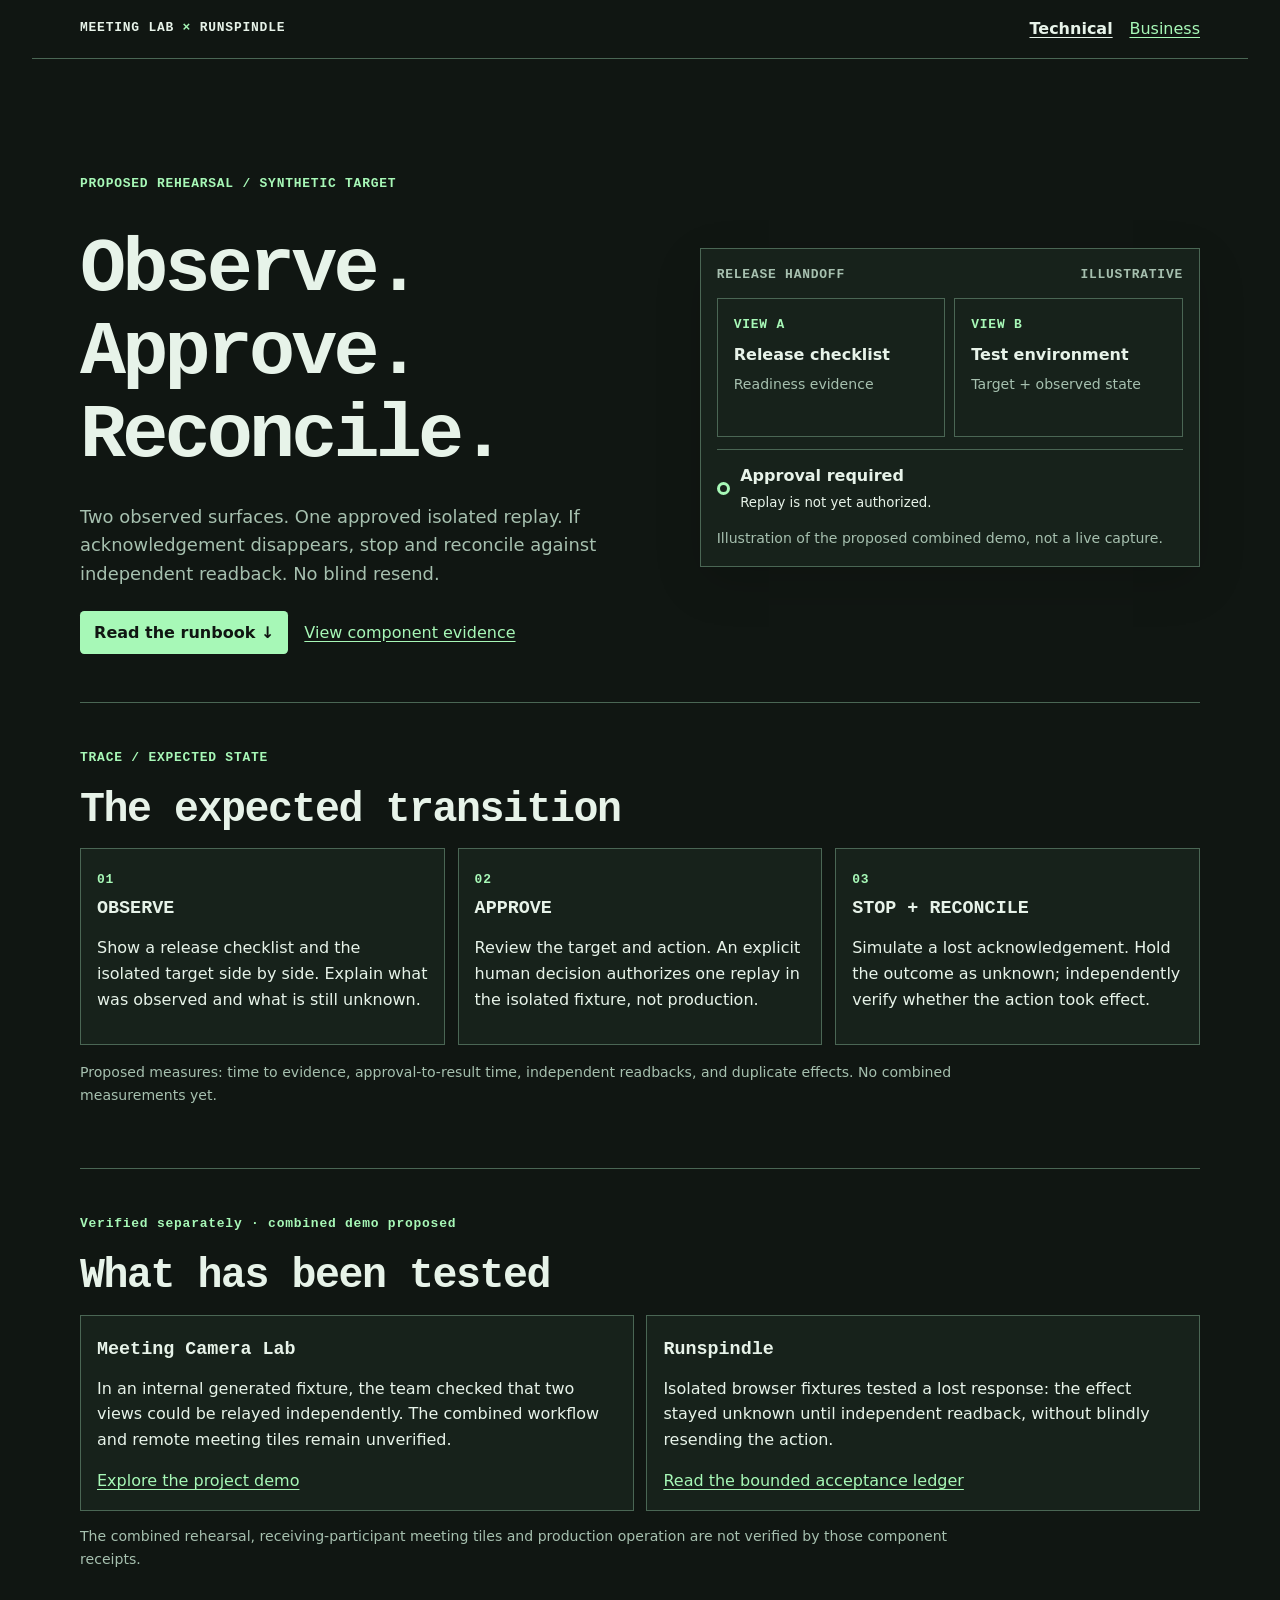
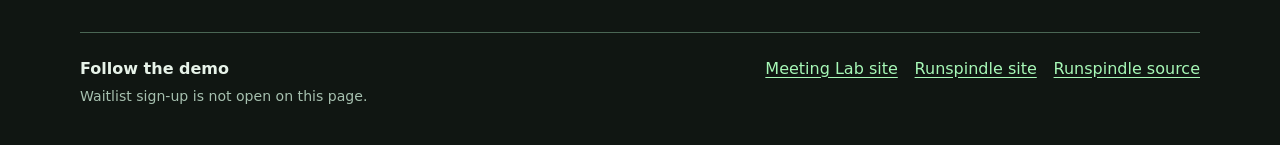
<file: index.html>
<!doctype html>
<html lang="en"><head><meta charset="utf-8"><meta name="viewport" content="width=device-width,initial-scale=1">
<title>Release Handoff / Technical · Meeting Lab × Runspindle</title>
<meta name="description" content="A proposed release-readiness rehearsal: explain the evidence, approve one isolated replay and reconcile an uncertain result.">
<script src="split.js"></script><link rel="stylesheet" href="style.css"></head>
<body class="terminal"><a class="skip" href="#content">Skip to content</a>
<header class="bar"><span class="brand">MEETING LAB <span class="cross">×</span> RUNSPINDLE</span>
<nav aria-label="Presentation style"><a href="index.html" aria-current="page">Technical</a><a href="business.html" >Business</a></nav></header>
<main id="content">
<section class="hero" aria-labelledby="title"><div class="hero-copy"><p class="kicker">PROPOSED REHEARSAL   /   SYNTHETIC TARGET</p>
<h1 id="title">Observe.<br>Approve.<br>Reconcile.</h1>
<p class="lede">Two observed surfaces. One approved isolated replay. If acknowledgement disappears, stop and reconcile against independent readback. No blind resend.</p>
<div class="actions"><a class="cta" href="#sequence">Read the runbook <span aria-hidden="true">↓</span></a><a href="#evidence">View component evidence</a></div></div>
<figure class="scene"><div class="scene-top"><span>RELEASE HANDOFF</span><span>ILLUSTRATIVE</span></div>
<div class="panes"><div><span class="tag">VIEW A</span><strong>Release checklist</strong><span class="scene-note">Readiness evidence</span></div><div><span class="tag">VIEW B</span><strong>Test environment</strong><span class="scene-note">Target + observed state</span></div></div>
<div class="scene-status"><span class="dot" aria-hidden="true"></span><span><b>Approval required</b><br><small>Replay is not yet authorized.</small></span></div>
<figcaption>Illustration of the proposed combined demo, not a live capture.</figcaption></figure></section>
<section id="sequence"><p class="kicker">TRACE / EXPECTED STATE</p><h2>The expected transition</h2>
<ol class="steps"><li><span>01</span><h3>OBSERVE</h3><p>Show a release checklist and the isolated target side by side. Explain what was observed and what is still unknown.</p></li>
<li><span>02</span><h3>APPROVE</h3><p>Review the target and action. An explicit human decision authorizes one replay in the isolated fixture, not production.</p></li>
<li><span>03</span><h3>STOP + RECONCILE</h3><p>Simulate a lost acknowledgement. Hold the outcome as unknown; independently verify whether the action took effect.</p></li></ol>
<p class="small">Proposed measures: time to evidence, approval-to-result time, independent readbacks, and duplicate effects. No combined measurements yet.</p></section>
<section id="evidence"><p class="kicker">Verified separately · combined demo proposed</p><h2>What has been tested</h2>
<div class="evidence"><article><h3>Meeting Camera Lab</h3><p>In an internal generated fixture, the team checked that two views could be relayed independently. The combined workflow and remote meeting tiles remain unverified.</p>
<a href="https://newdarwindev.github.io/meeting-lab-demo/">Explore the project demo</a></article>
<article><h3>Runspindle</h3><p>Isolated browser fixtures tested a lost response: the effect stayed unknown until independent readback, without blindly resending the action.</p>
<a href="https://github.com/newdarwindev/runspindle-browser/blob/03e4cbd2135e0cd6736446b0de3f07eab5f788e8/docs/F07_ACCEPTANCE.md">Read the bounded acceptance ledger</a></article></div>
<p class="small">The combined rehearsal, receiving-participant meeting tiles and production operation are not verified by those component receipts.</p></section>
</main><footer><div><strong>Follow the demo</strong><p>Waitlist sign-up is not open on this page.</p></div><nav aria-label="Project links"><a href="https://newdarwindev.github.io/meeting-lab-demo/">Meeting Lab site</a><a href="https://newdarwindev.github.io/runspindle/">Runspindle site</a><a href="https://github.com/newdarwindev/runspindle">Runspindle source</a></nav></footer></body></html>
</file>
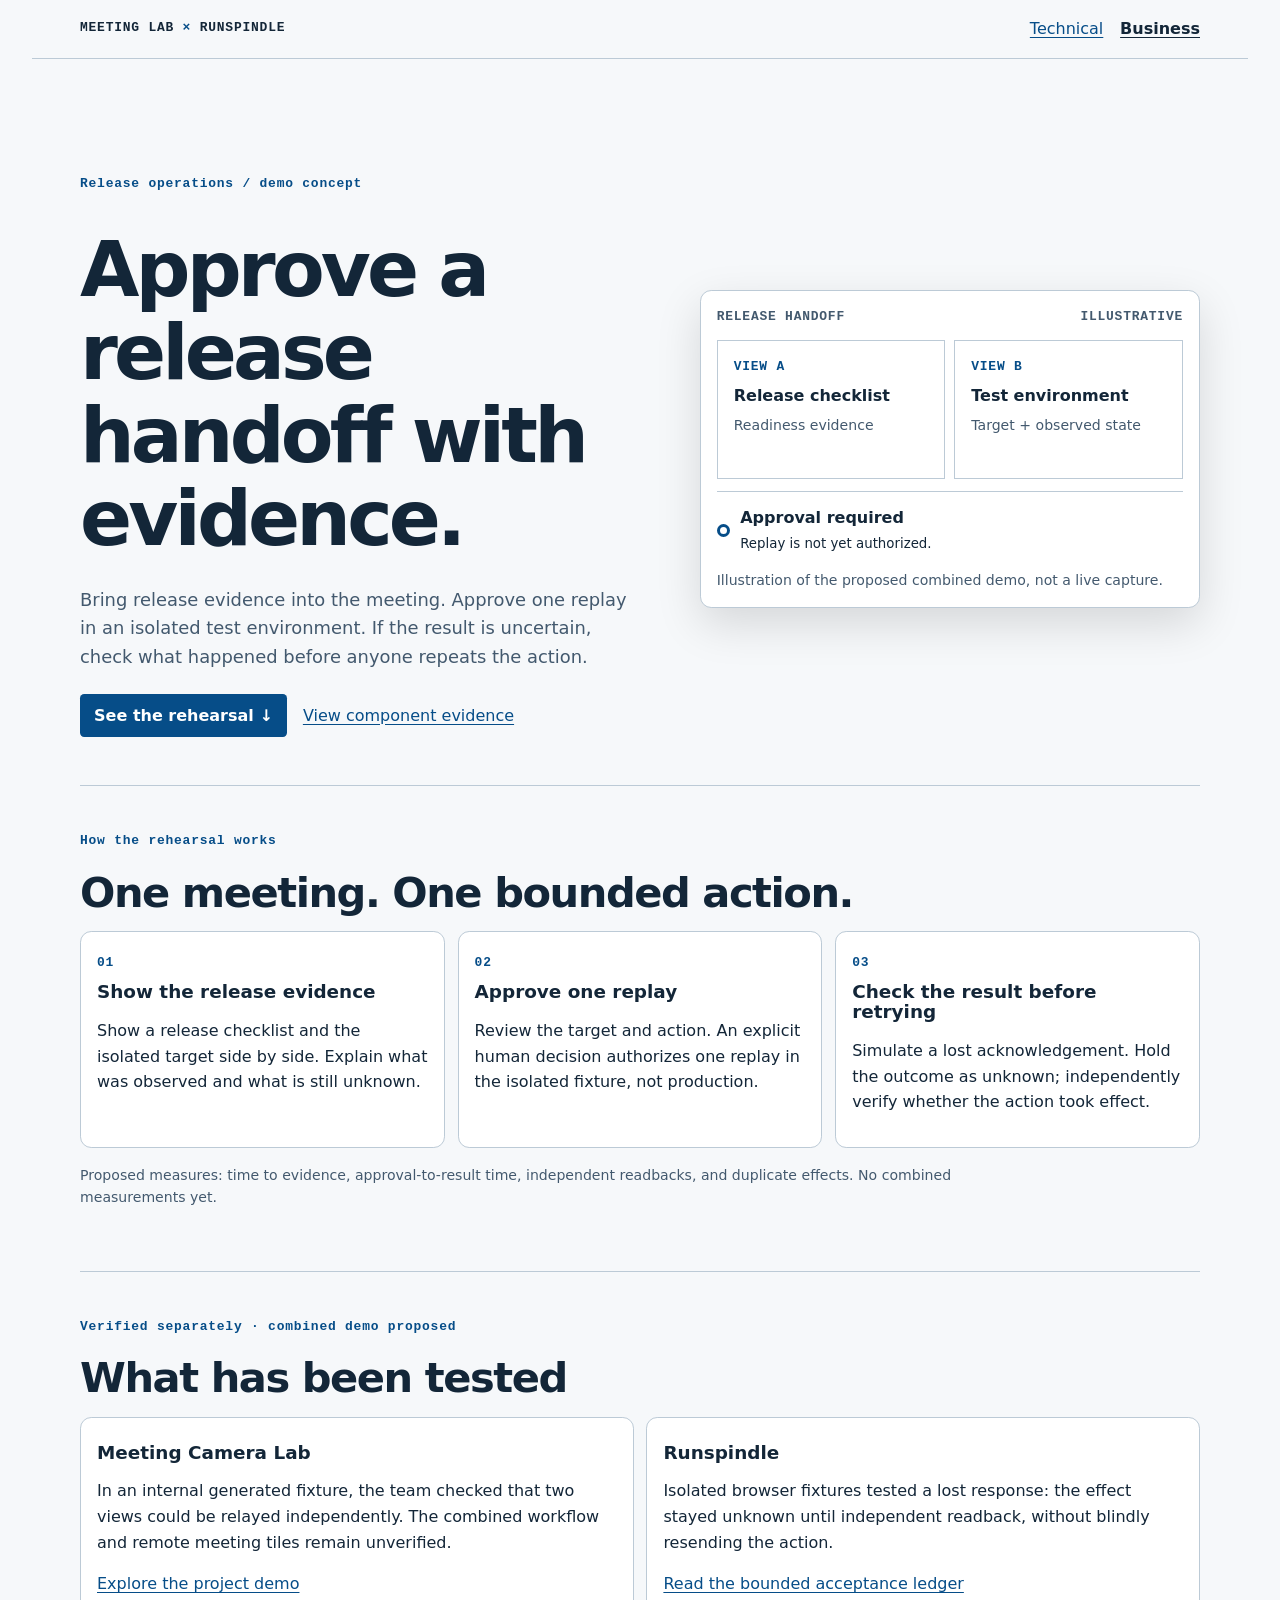
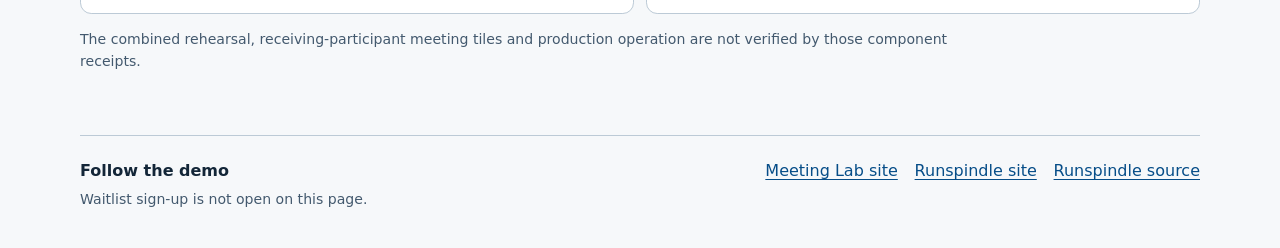
<file: business.html>
<!doctype html>
<html lang="en"><head><meta charset="utf-8"><meta name="viewport" content="width=device-width,initial-scale=1">
<title>Release Handoff / Business · Meeting Lab × Runspindle</title>
<meta name="description" content="A proposed release-readiness rehearsal: explain the evidence, approve one isolated replay and reconcile an uncertain result.">
<link rel="stylesheet" href="style.css"></head>
<body class="business"><a class="skip" href="#content">Skip to content</a>
<header class="bar"><span class="brand">MEETING LAB <span class="cross">×</span> RUNSPINDLE</span>
<nav aria-label="Presentation style"><a href="index.html" >Technical</a><a href="business.html" aria-current="page">Business</a></nav></header>
<main id="content">
<section class="hero" aria-labelledby="title"><div class="hero-copy"><p class="kicker">Release operations / demo concept</p>
<h1 id="title">Approve a release handoff with evidence.</h1>
<p class="lede">Bring release evidence into the meeting. Approve one replay in an isolated test environment. If the result is uncertain, check what happened before anyone repeats the action.</p>
<div class="actions"><a class="cta" href="#sequence">See the rehearsal <span aria-hidden="true">↓</span></a><a href="#evidence">View component evidence</a></div></div>
<figure class="scene"><div class="scene-top"><span>RELEASE HANDOFF</span><span>ILLUSTRATIVE</span></div>
<div class="panes"><div><span class="tag">VIEW A</span><strong>Release checklist</strong><span class="scene-note">Readiness evidence</span></div><div><span class="tag">VIEW B</span><strong>Test environment</strong><span class="scene-note">Target + observed state</span></div></div>
<div class="scene-status"><span class="dot" aria-hidden="true"></span><span><b>Approval required</b><br><small>Replay is not yet authorized.</small></span></div>
<figcaption>Illustration of the proposed combined demo, not a live capture.</figcaption></figure></section>
<section id="sequence"><p class="kicker">How the rehearsal works</p><h2>One meeting. One bounded action.</h2>
<ol class="steps"><li><span>01</span><h3>Show the release evidence</h3><p>Show a release checklist and the isolated target side by side. Explain what was observed and what is still unknown.</p></li>
<li><span>02</span><h3>Approve one replay</h3><p>Review the target and action. An explicit human decision authorizes one replay in the isolated fixture, not production.</p></li>
<li><span>03</span><h3>Check the result before retrying</h3><p>Simulate a lost acknowledgement. Hold the outcome as unknown; independently verify whether the action took effect.</p></li></ol>
<p class="small">Proposed measures: time to evidence, approval-to-result time, independent readbacks, and duplicate effects. No combined measurements yet.</p></section>
<section id="evidence"><p class="kicker">Verified separately · combined demo proposed</p><h2>What has been tested</h2>
<div class="evidence"><article><h3>Meeting Camera Lab</h3><p>In an internal generated fixture, the team checked that two views could be relayed independently. The combined workflow and remote meeting tiles remain unverified.</p>
<a href="https://newdarwindev.github.io/meeting-lab-demo/">Explore the project demo</a></article>
<article><h3>Runspindle</h3><p>Isolated browser fixtures tested a lost response: the effect stayed unknown until independent readback, without blindly resending the action.</p>
<a href="https://github.com/newdarwindev/runspindle-browser/blob/03e4cbd2135e0cd6736446b0de3f07eab5f788e8/docs/F07_ACCEPTANCE.md">Read the bounded acceptance ledger</a></article></div>
<p class="small">The combined rehearsal, receiving-participant meeting tiles and production operation are not verified by those component receipts.</p></section>
</main><footer><div><strong>Follow the demo</strong><p>Waitlist sign-up is not open on this page.</p></div><nav aria-label="Project links"><a href="https://newdarwindev.github.io/meeting-lab-demo/">Meeting Lab site</a><a href="https://newdarwindev.github.io/runspindle/">Runspindle site</a><a href="https://github.com/newdarwindev/runspindle">Runspindle source</a></nav></footer></body></html>
</file>
<file: style.css>
:root{font:16px/1.6 system-ui,sans-serif;color-scheme:light;scroll-behavior:smooth}*{box-sizing:border-box}body{margin:0;background:var(--surface);color:var(--ink)}.terminal{color-scheme:dark;--surface:#101612;--panel:#17221b;--ink:#e7f3e9;--muted:#a6c0af;--line:#4a6654;--accent:#a7f8b7;--btn:#101612;--display:ui-monospace,monospace}.business{--surface:#f6f8fa;--panel:#fff;--ink:#132638;--muted:#43596e;--line:#bccad6;--accent:#064d88;--btn:#fff;--display:system-ui,sans-serif}a{color:var(--accent);text-underline-offset:.2em}a:focus-visible{outline:3px solid var(--accent);outline-offset:4px}.skip{position:absolute;top:0;left:1rem;padding:.6rem 1rem;background:var(--panel);transform:translateY(-120%);z-index:3}.skip:focus{transform:none}.bar,main,footer{max-width:76rem;margin:auto;padding-inline:clamp(1rem,4.5vw,3rem)}.bar,footer{display:flex;flex-wrap:wrap;gap:.8rem 2rem;justify-content:space-between;align-items:center;padding-block:1rem;border-bottom:1px solid var(--line)}nav{display:flex;flex-wrap:wrap;gap:.6rem 1.05rem}.brand,.kicker,.scene-top,.tag,.steps li>span{font-family:ui-monospace,monospace;font-size:.81rem;font-weight:700;letter-spacing:.06em}.cross,.kicker,.tag,.steps li>span{color:var(--accent)}nav a[aria-current]{color:var(--ink);font-weight:700}.hero{display:grid;grid-template-columns:1fr minmax(0,.88fr);gap:clamp(1.25rem,4vw,3.5rem);align-items:center;padding-top:clamp(2.6rem,8vw,6.5rem)}section{padding-block:2rem 3rem;border-bottom:1px solid var(--line)}h1,h2,h3{font-family:var(--display);line-height:1.08;margin:.45em 0 .32em}h1{font-size:clamp(2.5rem,6vw,5.4rem);letter-spacing:-.05em}h2{font-size:clamp(1.65rem,3.3vw,2.6rem);letter-spacing:-.035em}h3{font-size:1.15rem}.lede{font-size:1.12rem;max-width:37rem;color:var(--muted)}.actions{display:flex;align-items:center;flex-wrap:wrap;gap:1rem;margin-top:1.4rem}.cta{padding:.55rem .88rem;background:var(--accent);color:var(--btn);font-weight:700;text-decoration:none;border-radius:.26rem}.business .scene,.business article,.business .steps li{border-radius:.7rem}.scene{margin:0;padding:1rem;background:var(--panel);border:1px solid var(--line);box-shadow:0 1rem 2.8rem #0002}.scene-top{display:flex;justify-content:space-between;flex-wrap:wrap;gap:.25rem 1rem;color:var(--muted)}.panes{display:grid;grid-template-columns:1fr 1fr;gap:.55rem;padding-block:.75rem}.panes>div{display:grid;gap:.35rem;min-width:0;padding:clamp(.45rem,2vw,1rem);border:1px solid var(--line);min-height:8.7rem;align-content:start}.scene-note,figcaption,.small,footer p{color:var(--muted);font-size:.88rem}.scene-status{display:flex;gap:.65rem;align-items:center;border-top:1px solid var(--line);padding:.8rem 0}.dot{border:.2rem solid var(--accent);width:.82rem;height:.82rem;border-radius:50%;flex:none}.steps,.evidence{display:grid;gap:.8rem;margin-top:1rem;padding:0}.steps{grid-template-columns:repeat(3,minmax(0,1fr));list-style:none}.evidence{grid-template-columns:repeat(2,minmax(0,1fr))}.steps li,article{padding:1rem;background:var(--panel);border:1px solid var(--line)}footer{border-bottom:0;align-items:start;padding-block:1.4rem 2.1rem}footer p{margin:.25rem 0}.small{max-width:58rem}@media(max-width:680px){.hero,.steps,.evidence{grid-template-columns:1fr}.hero{gap:1.6rem}.bar{align-items:start}.bar nav{gap:.85rem}h1{font-size:clamp(2.45rem,12vw,4rem)}}@media(prefers-reduced-motion:reduce){:root{scroll-behavior:auto}}
</file>
